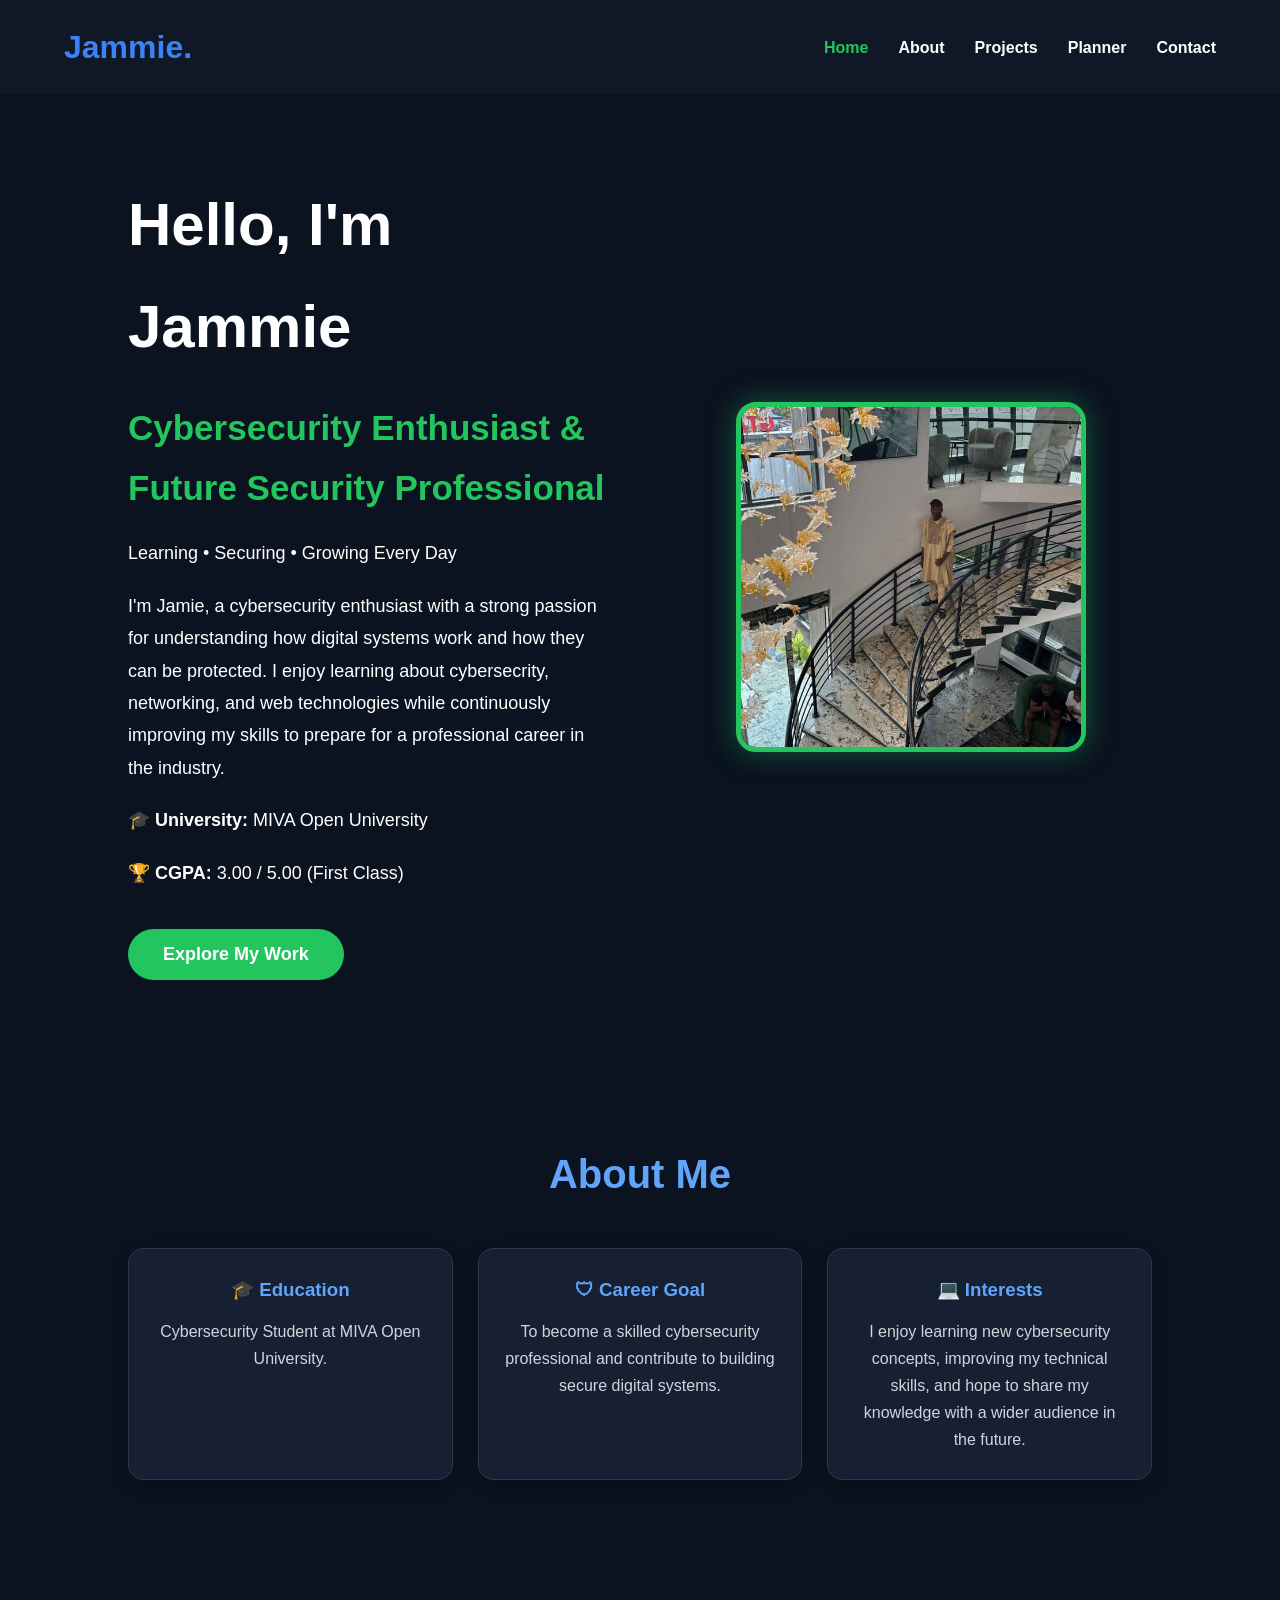
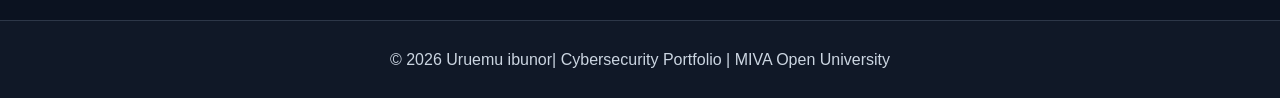
<file: index.html>
<!DOCTYPE html>
<html lang="en">
<head>
    <meta charset="UTF-8">
    <meta name="viewport" content="width=device-width, initial-scale=1.0">
    <title>Jammie. | Student Portfolio</title>
    <link rel="stylesheet" href="css/style.css">
</head>

<body>

<header>
    <nav>
    <h2 class="logo">Jammie.</h2>

    <ul>
        <li><a href="index.html" class="active">Home</a></li>
        <li><a href="about.html">About</a></li>
        <li><a href="projects.html">Projects</a></li>
        <li><a href="planner.html">Planner</a></li>
        <li><a href="contact.html">Contact</a></li>
    </ul>
</nav>
</header>

<section class="hero">

    <div class="hero-text">

        <h1>Hello, I'm Jammie</h1>

<h2>Cybersecurity Enthusiast & Future Security Professional</h2>

<p class="tagline">
    Learning • Securing • Growing Every Day
</p>

<p>
    I'm Jamie, a cybersecurity enthusiast with a strong passion for understanding how 
    digital systems work and how they can be protected. I enjoy learning about cybersecrity,
    networking, and web technologies while continuously improving my skills to prepare for a
    professional career in the industry.


</p>

<div class="hero-stats">
    <p><strong>🎓 University:</strong> MIVA Open University</p>
    <p><strong>🏆 CGPA:</strong> 3.00 / 5.00 (First Class)</p>
</div>

<button>Explore My Work</button>

    </div>
    <div class="hero-image">
    <img src="images/profile.jpg" alt="Jammie's Profile Picture">
</div>

</section>

<section id="about" class="about">

    <h2>About Me</h2>

       <div class="about-content">

    <div class="about-card">
        <h3>🎓 Education</h3>
        <p>Cybersecurity Student at MIVA Open University.</p>
    </div>

    <div class="about-card">
        <h3>🛡 Career Goal</h3>
        <p>To become a skilled
            cybersecurity professional and contribute to building secure digital systems.</p>
    </div>

    <div class="about-card">
        <h3>💻 Interests</h3>
        <p>I enjoy learning new cybersecurity concepts,
            improving my technical skills, and hope to share my knowledge with a wider audience in 
            the future.</p>
    </div>

</div>
    </p>

</section>

<footer>
    <p>© 2026 Uruemu ibunor| Cybersecurity Portfolio | MIVA Open University</p>
</footer>

</body>

</html>
</file>
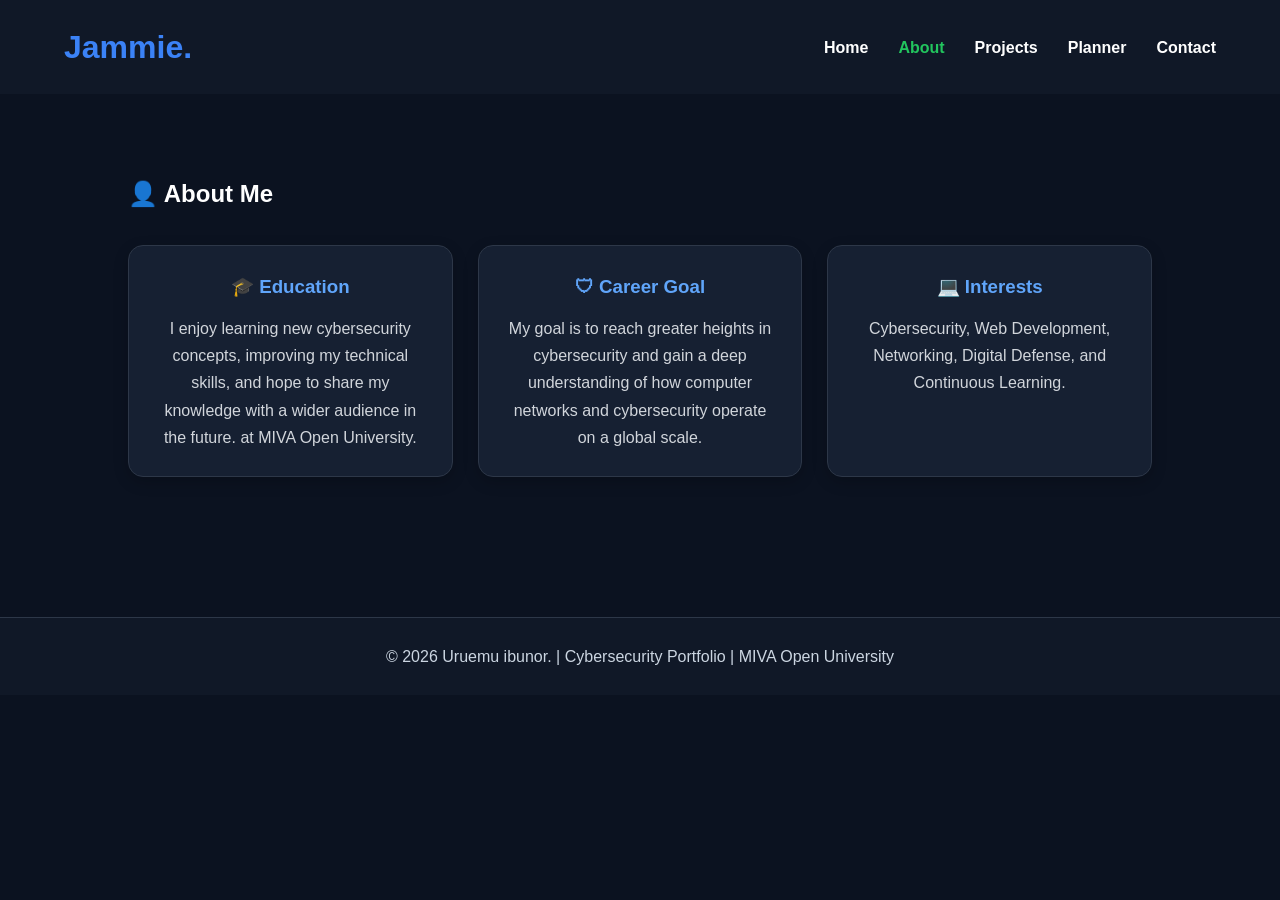
<file: about.html>
<!DOCTYPE html>
<html lang="en">
<head>
    <meta charset="UTF-8">
    <meta name="viewport" content="width=device-width, initial-scale=1.0">
    <title>Jammie. | Student Portfolio</title>
    <link rel="stylesheet" href="css/style.css">
</head>

<body>

<header>
    <nav>
    <h2 class="logo">Jammie.</h2>

    <ul>
        <li><a href="index.html">Home</a></li>
        <li><a href="about.html"class="active">About</a></li>
        <li><a href="projects.html">Projects</a></li>
        <li><a href="planner.html">Planner</a></li>
        <li><a href="contact.html">Contact</a></li>
    </ul>
</nav>
</header>
<section class="about">

    <h1>👤 About Me</h1>
<div class="about-content">

    <div class="about-card">
        <h3>🎓 Education</h3>
        <p>I enjoy learning new cybersecurity concepts, improving my technical skills, and 
            hope to share my knowledge with a wider audience in the future. 
            at MIVA Open University.</p>
    </div>

    <div class="about-card">
        <h3>🛡 Career Goal</h3>
        <p>My goal is to reach greater heights in 
            cybersecurity and gain a deep understanding of how computer networks and 
            cybersecurity operate on a global scale.</p>
    </div>

    <div class="about-card">
        <h3>💻 Interests</h3>
        <p>Cybersecurity, Web Development, Networking, Digital Defense, and 
            Continuous Learning.</p>
    
    </div>

</div>
</section>

<footer>
    <p>© 2026 Uruemu ibunor. | Cybersecurity Portfolio | MIVA Open University</p>
</footer>
</body>

</html>
</file>
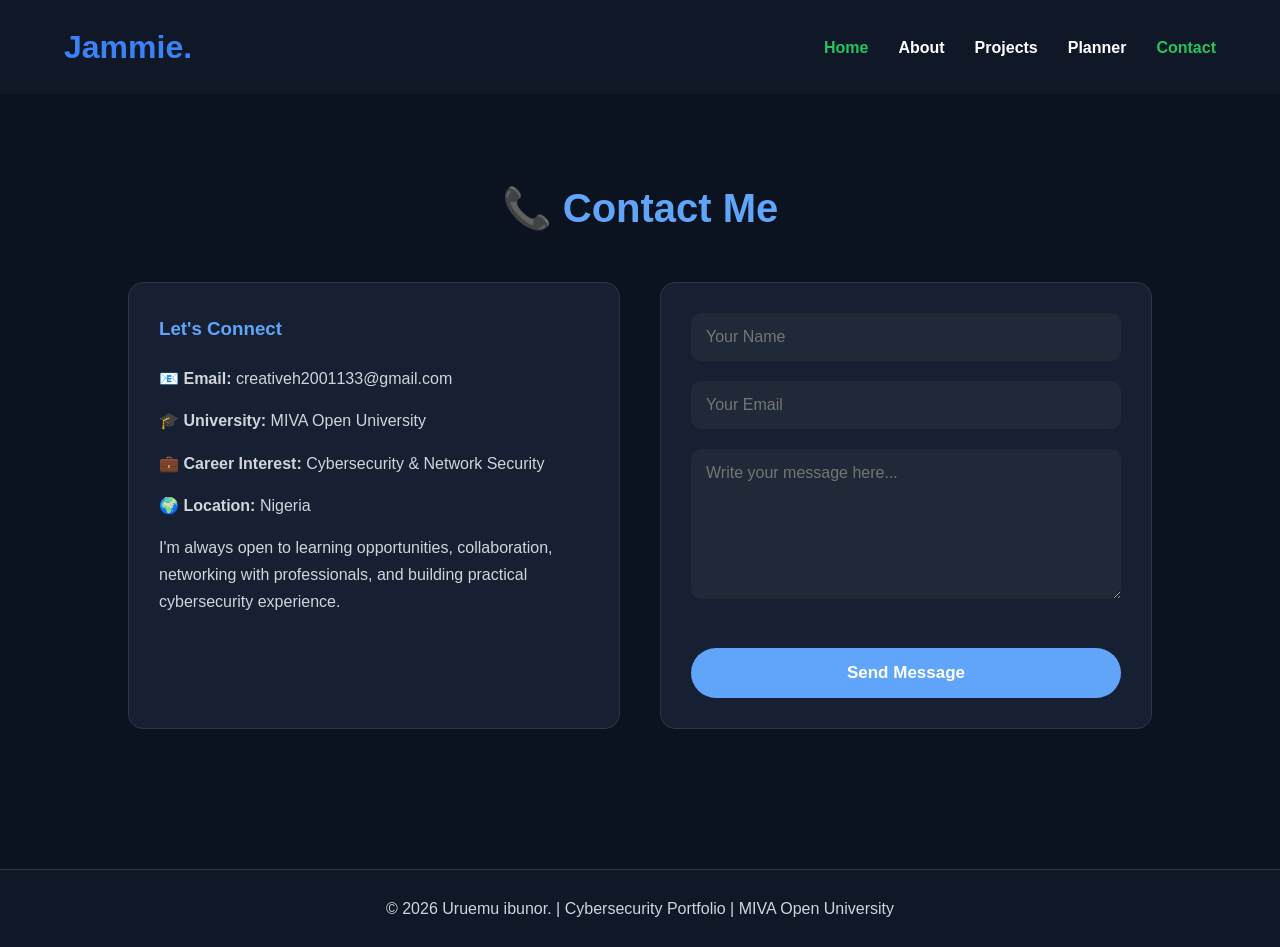
<file: contact.html>
<!DOCTYPE html>
<html lang="en">
<head>
    <meta charset="UTF-8">
    <meta name="viewport" content="width=device-width, initial-scale=1.0">
    <title>Jammie. | Student Portfolio</title>
    <link rel="stylesheet" href="css/style.css">
</head>

<body>

<header>
    <nav>
    <h2 class="logo">Jammie.</h2>

    <ul>
        <li><a href="index.html" class="active">Home</a></li>
        <li><a href="about.html">About</a></li>
        <li><a href="projects.html">Projects</a></li>
        <li><a href="planner.html">Planner</a></li>
        <li><a href="contact.html"class="active">Contact</a></li>
    </ul>
</nav>
</header>

<section class="contact">

    <h2>📞 Contact Me</h2>

    <div class="contact-container">

        <div class="contact-info">

            <h3>Let's Connect</h3>

            <p>📧 <strong>Email:</strong> creativeh2001133@gmail.com</p>

            <p>🎓 <strong>University:</strong> MIVA Open University</p>

            <p>💼 <strong>Career Interest:</strong> Cybersecurity & Network Security</p>

            <p>🌍 <strong>Location:</strong> Nigeria</p>

            <p>
                I'm always open to learning opportunities, collaboration,
                networking with professionals, and building practical
                cybersecurity experience.
            </p>

        </div>

        <form>

            <input type="text" placeholder="Your Name">

            <input type="email" placeholder="Your Email">

            <textarea placeholder="Write your message here..."></textarea>

            <button type="submit">Send Message</button>

        </form>

    </div>

</section>

<footer>
    <p>© 2026 Uruemu ibunor. | Cybersecurity Portfolio | MIVA Open University</p>
</footer>
</body>

</html>
</file>
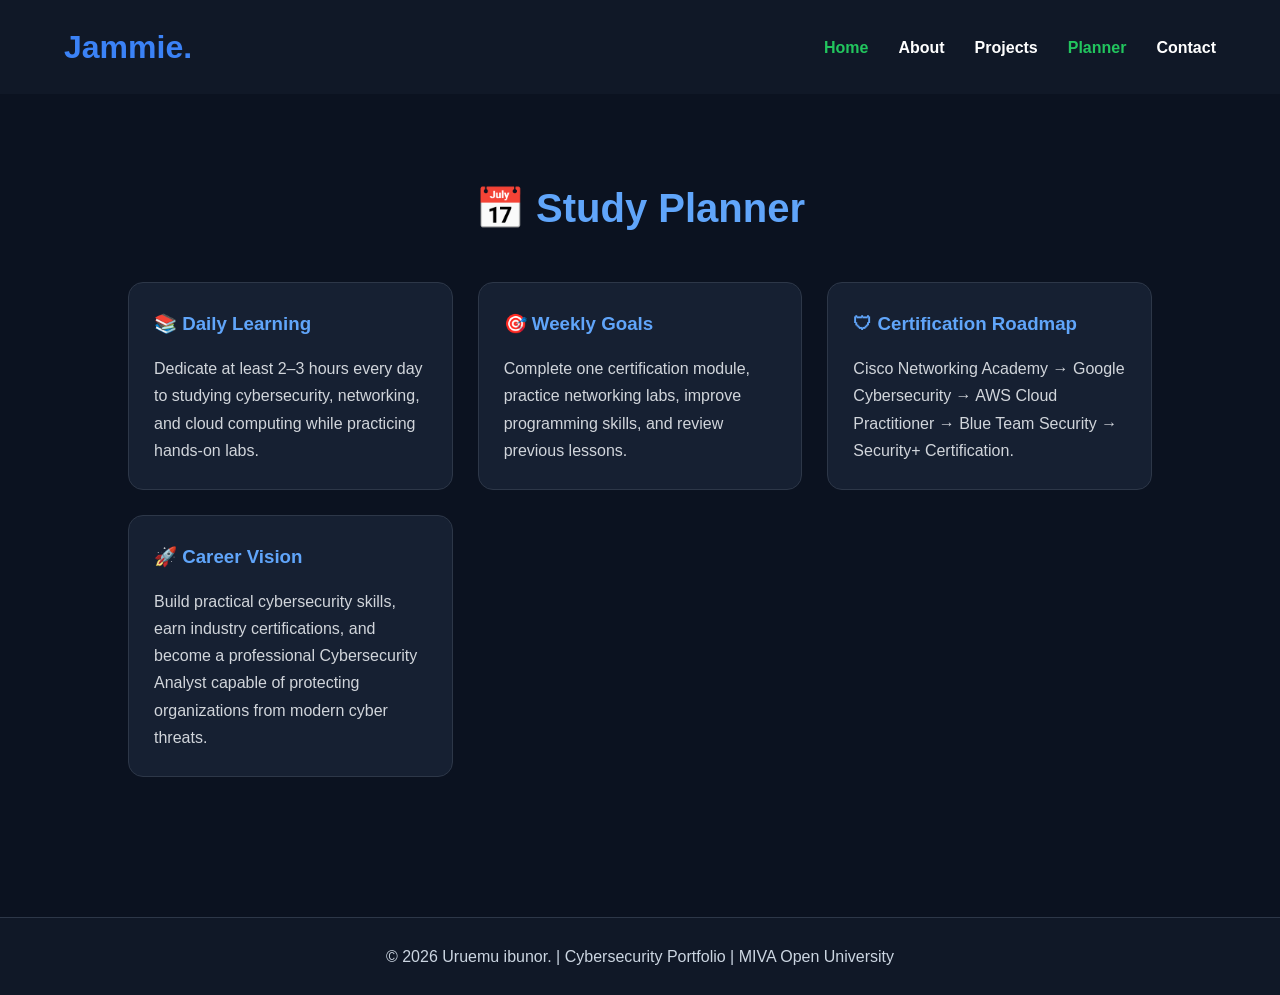
<file: planner.html>
<!DOCTYPE html>
<html lang="en">
<head>
    <meta charset="UTF-8">
    <meta name="viewport" content="width=device-width, initial-scale=1.0">
    <title>Jammie. | Student Portfolio</title>
    <link rel="stylesheet" href="css/style.css">
</head>

<body>

<header>
    <nav>
    <h2 class="logo">Jammie.</h2>

    <ul>
        <li><a href="index.html" class="active">Home</a></li>
        <li><a href="about.html">About</a></li>
        <li><a href="projects.html">Projects</a></li>
        <li><a href="planner.html"class="active">Planner</a></li>
        <li><a href="contact.html">Contact</a></li>
    </ul>
</nav>
</header>

<section class="planner">

    <h2>📅 Study Planner</h2>

    <div class="planner-content">

        <div class="plan-card">
            <h3>📚 Daily Learning</h3>
            <p>
                Dedicate at least 2–3 hours every day to studying cybersecurity,
                networking, and cloud computing while practicing hands-on labs.
            </p>
        </div>

        <div class="plan-card">
            <h3>🎯 Weekly Goals</h3>
            <p>
                Complete one certification module, practice networking labs,
                improve programming skills, and review previous lessons.
            </p>
        </div>

        <div class="plan-card">
            <h3>🛡 Certification Roadmap</h3>
            <p>
                Cisco Networking Academy → Google Cybersecurity →
                AWS Cloud Practitioner → Blue Team Security →
                Security+ Certification.
            </p>
        </div>

        <div class="plan-card">
            <h3>🚀 Career Vision</h3>
            <p>
                Build practical cybersecurity skills, earn industry certifications,
                and become a professional Cybersecurity Analyst capable of protecting
                organizations from modern cyber threats.
            </p>
        </div>

    </div>

</section>

<footer>
    <p>© 2026 Uruemu ibunor. | Cybersecurity Portfolio | MIVA Open University</p>
</footer>
</body>

</html>
</file>
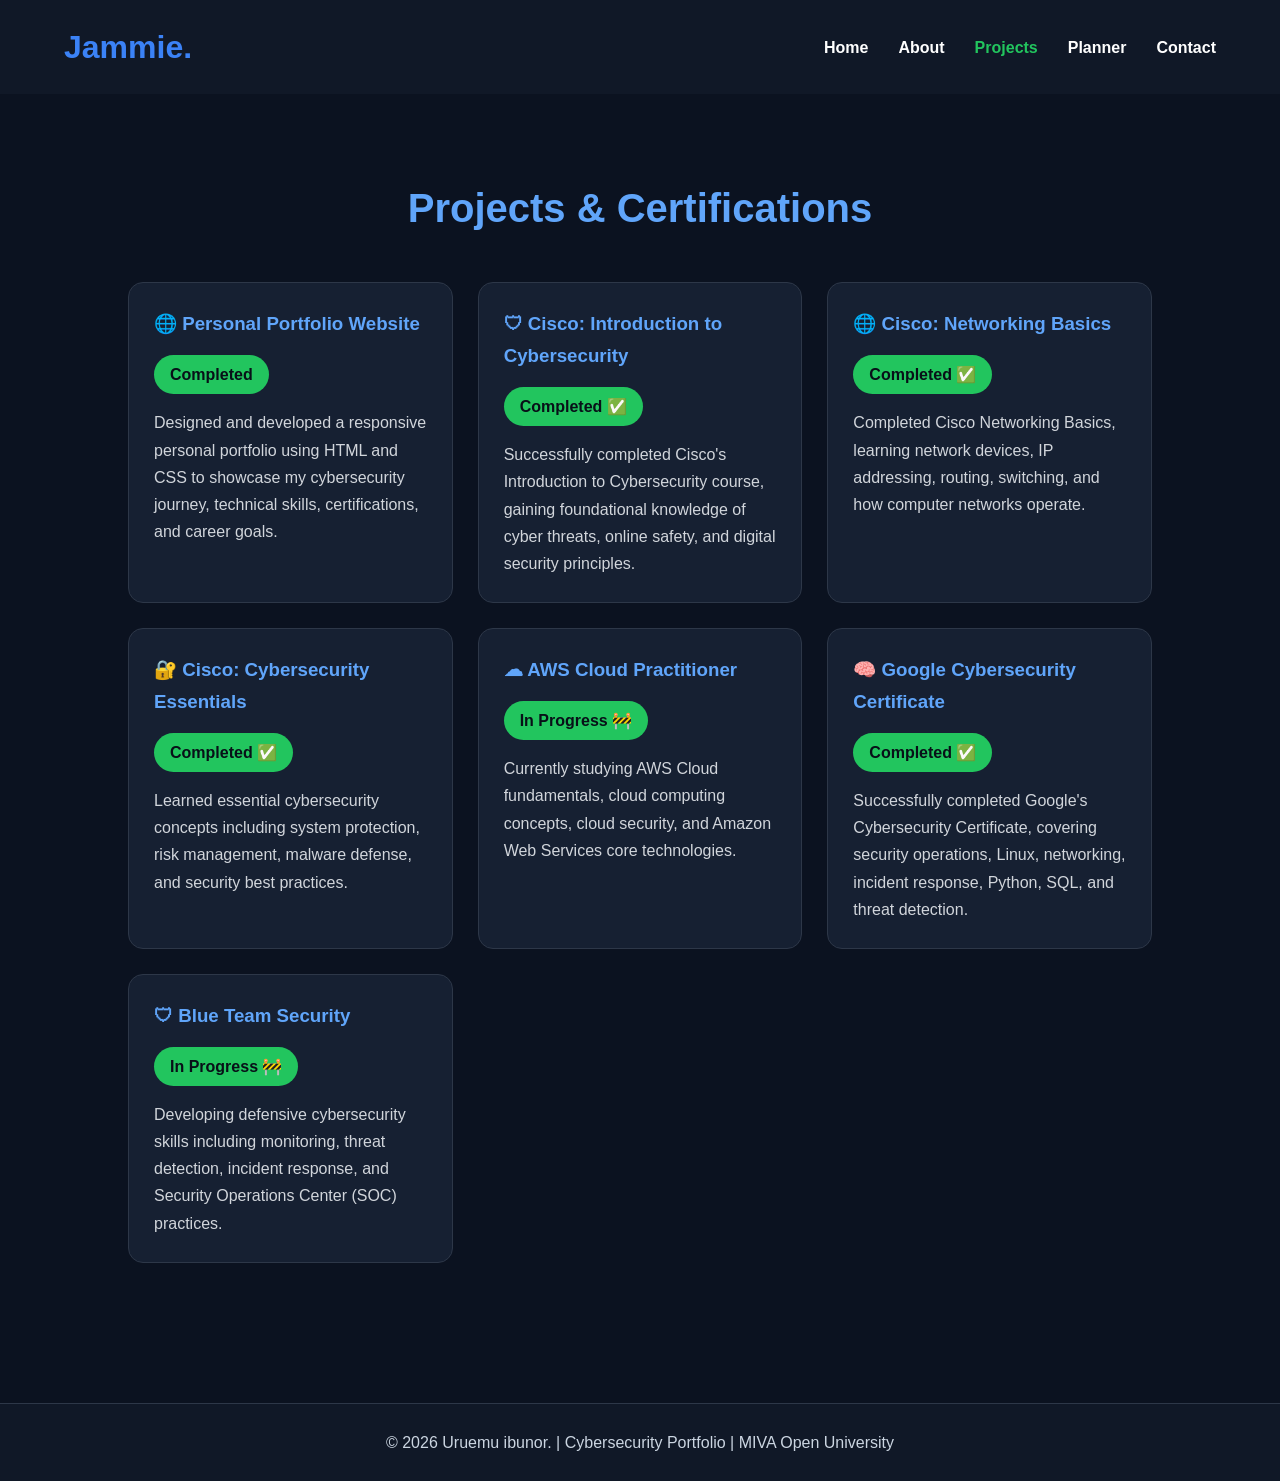
<file: projects.html>
<!DOCTYPE html>
<html lang="en">
<head>
    <meta charset="UTF-8">
    <meta name="viewport" content="width=device-width, initial-scale=1.0">
    <title>Jammie. | Student Portfolio</title>
    <link rel="stylesheet" href="css/style.css">
</head>

<body>

<header>
    <nav>
    <h2 class="logo">Jammie.</h2>

    <ul>
        <li><a href="index.html">Home</a></li>
        <li><a href="about.html">About</a></li>
        <li><a href="projects.html"class="active">Projects</a></li>
        <li><a href="planner.html">Planner</a></li>
        <li><a href="contact.html">Contact</a></li>
    </ul>
</nav>
</header>

<section class="projects">

    <h2>Projects & Certifications</h2>

    <div class="projects-content">

        <div class="project-card">
            <h3>🌐 Personal Portfolio Website</h3>
            <span class="status">Completed</span>
            <p>
                Designed and developed a responsive personal portfolio using HTML and CSS
                to showcase my cybersecurity journey, technical skills, certifications,
                and career goals.
            </p>
        </div>

        <div class="project-card">
            <h3>🛡 Cisco: Introduction to Cybersecurity</h3>
            <span class="status">Completed ✅</span>
            <p>
                Successfully completed Cisco's Introduction to Cybersecurity course,
                gaining foundational knowledge of cyber threats, online safety,
                and digital security principles.
            </p>
        </div>

        <div class="project-card">
            <h3>🌐 Cisco: Networking Basics</h3>
            <span class="status">Completed ✅</span>
            <p>
                Completed Cisco Networking Basics, learning network devices,
                IP addressing, routing, switching, and how computer networks operate.
            </p>
        </div>

        <div class="project-card">
            <h3>🔐 Cisco: Cybersecurity Essentials</h3>
            <span class="status">Completed ✅</span>
            <p>
                Learned essential cybersecurity concepts including system protection,
                risk management, malware defense, and security best practices.
            </p>
        </div>

        <div class="project-card">
            <h3>☁ AWS Cloud Practitioner</h3>
            <span class="status">In Progress 🚧</span>
            <p>
                Currently studying AWS Cloud fundamentals, cloud computing concepts,
                cloud security, and Amazon Web Services core technologies.
            </p>
        </div>

        <div class="project-card">
            <h3>🧠 Google Cybersecurity Certificate</h3>
            <span class="status">Completed ✅</span>
            <p>
                Successfully completed Google's Cybersecurity Certificate,
                covering security operations, Linux, networking, incident response,
                Python, SQL, and threat detection.
            </p>
        </div>

        <div class="project-card">
            <h3>🛡 Blue Team Security</h3>
            <span class="status">In Progress 🚧</span>
            <p>
                Developing defensive cybersecurity skills including monitoring,
                threat detection, incident response, and Security Operations Center (SOC) practices.
            </p>
        </div>

    </div>

</section>

<footer>
    <p>© 2026 Uruemu ibunor. | Cybersecurity Portfolio | MIVA Open University</p>
</footer>
</body>

</html>
</file>
<file: css/style.css>
*{
    margin:0;
    padding:0;
    box-sizing:border-box;
    font-family:Arial, Helvetica, sans-serif;
}

body{
    background:#0b1220;
    color:#ffffff;
    line-height:1.7;
}

/* ==========================
   HEADER
========================== */

header{
    width:100%;
    position:sticky;
    top:0;
    background:#101827;
    z-index:1000;
}

nav{
    width:90%;
    margin:auto;
    display:flex;
    justify-content:space-between;
    align-items:center;
    padding:20px 0;
}

.logo{
    color:#3b82f6;
    font-size:32px;
    font-weight:bold;
}

nav ul{
    display:flex;
    list-style:none;
    gap:30px;
}

nav ul li a{
    color:white;
    text-decoration:none;
    font-weight:600;
    transition:.3s;
}

nav ul li a:hover,
nav ul li a.active{
    color:#22c55e;
}

.hero{
    display:flex;
    justify-content:space-between;
    align-items:center;
    padding:80px 10%;
    gap:60px;
    min-height:80vh;
}

.hero-text{
    flex:1;
}

.hero-text h1{
    font-size:60px;
    margin-bottom:20px;
}

.hero-text h2{
    font-size:35px;
    color:#22c55e;
    margin-bottom:20px;
}

.hero-text p{
    font-size:18px;
    line-height:1.8;
    margin-bottom:20px;
}

.hero-image{
    flex:1;
    display:flex;
    justify-content:center;
}

.hero-image img{
    width:350px;
    height:350px;
    object-fit:cover;
    border-radius:20px;
    border:5px solid #22c55e;
    box-shadow:0 0 30px rgba(34,197,94,.4);
}

.about-content{
    display:grid;
    grid-template-columns:repeat(auto-fit,minmax(250px,1fr));
    gap:20px;
    margin-top:30px;
}

.about-card{
    background:#1e293b;
    border-radius:15px;
    padding:20px;
    text-align:center;
    box-shadow:0 5px 15px rgba(0,0,0,.2);
    transition:.3s;
    min-height:180px;
}

.about-card:hover{
    transform:translateY(-8px);
    border:2px solid #22c55e;
}

button{
    padding:15px 35px;
    background:#22c55e;
    color:white;
    border:none;
    border-radius:30px;
    cursor:pointer;
    font-size:18px;
    font-weight:bold;
    margin-top:20px;
}

button:hover{
    background:#16a34a;
}

@media(max-width:768px){

.hero{
    flex-direction:column-reverse;
    text-align:center;
}

.hero-image img{
    width:250px;
    height:250px;
}

.hero-text h1{
    font-size:40px;
}

.hero-text h2{
    font-size:24px;
}

nav{
    flex-direction:column;
    gap:15px;
}

nav ul{
    flex-wrap:wrap;
    justify-content:center;
}
}

.about{
    padding:80px 10%;
}

.about h2{
    text-align:center;
    font-size:40px;
    color:#60a5fa;
    margin-bottom:40px;
}

.about-content{
    display:grid;
    grid-template-columns:repeat(auto-fit,minmax(250px,1fr));
    gap:25px;
}

.about-card{
    background:#162032;
    padding:25px;
    border-radius:15px;
    border:1px solid #2d3748;
    transition:.3s;
}

.about-card:hover{
    transform:translateY(-8px);
    border-color:#60a5fa;
    box-shadow:0 0 15px rgba(96,165,250,.3);
}

.about-card h3{
    color:#60a5fa;
    margin-bottom:12px;
}

.about-card p{
    color:#d1d5db;
    line-height:1.7;
}

/* ==========================
   PROJECTS
========================== */

.projects{
    padding:80px 10%;
}

.projects h2{
    text-align:center;
    font-size:40px;
    color:#60a5fa;
    margin-bottom:40px;
}

.projects-content{
    display:grid;
    grid-template-columns:repeat(auto-fit,minmax(280px,1fr));
    gap:25px;
}

.project-card{
    background:#162032;
    padding:25px;
    border-radius:15px;
    border:1px solid #2d3748;
    transition:.3s;
}

.project-card:hover{
    transform:translateY(-8px);
    border-color:#60a5fa;
    box-shadow:0 0 15px rgba(96,165,250,.3);
}

.project-card h3{
    color:#60a5fa;
    margin-bottom:15px;
}

.project-card p{
    color:#d1d5db;
    line-height:1.7;
}

.status{
    display:inline-block;
    padding:6px 16px;
    background:#22c55e;
    color:#081018;
    border-radius:20px;
    font-weight:bold;
    margin-bottom:15px;
}

.project-btn{
    display:inline-block;
    text-decoration:none;
    background:#60a5fa;
    color:white;
    padding:10px 20px;
    border-radius:30px;
    transition:.3s;
}

.project-btn:hover{
    background:#3b82f6;
}

/* ==========================
   PLANNER
========================== */

.planner{
    padding:80px 10%;
}

.planner h2{
    text-align:center;
    color:#60a5fa;
    font-size:40px;
    margin-bottom:40px;
}

.planner-content{
    display:grid;
    grid-template-columns:repeat(auto-fit,minmax(280px,1fr));
    gap:25px;
}

.plan-card{
    background:#162032;
    padding:25px;
    border-radius:15px;
    border:1px solid #2d3748;
    transition:.3s;
}

.plan-card:hover{
    transform:translateY(-8px);
    border-color:#60a5fa;
    box-shadow:0 0 15px rgba(96,165,250,.3);
}

.plan-card h3{
    color:#60a5fa;
    margin-bottom:15px;
}

.plan-card p{
    color:#d1d5db;
    line-height:1.7;
}

/* ==========================
   CONTACT
========================== */

.contact{
    padding:80px 10%;
}

.contact h2{
    text-align:center;
    font-size:40px;
    color:#60a5fa;
    margin-bottom:40px;
}

.contact-container{
    display:grid;
    grid-template-columns:1fr 1fr;
    gap:40px;
}

.contact-info{
    background:#162032;
    padding:30px;
    border-radius:15px;
    border:1px solid #2d3748;
}

.contact-info h3{
    color:#60a5fa;
    margin-bottom:20px;
}

.contact-info p{
    color:#d1d5db;
    margin-bottom:15px;
    line-height:1.7;
}

.contact form{
    background:#162032;
    padding:30px;
    border-radius:15px;
    border:1px solid #2d3748;
}

.contact input,
.contact textarea{
    width:100%;
    padding:15px;
    margin-bottom:20px;
    border:none;
    border-radius:10px;
    background:#1f2937;
    color:white;
    font-size:16px;
}

.contact textarea{
    min-height:150px;
    resize:vertical;
}

.contact button{
    width:100%;
    background:#60a5fa;
    color:white;
    border:none;
    padding:15px;
    border-radius:30px;
    font-size:17px;
    cursor:pointer;
    transition:.3s;
}

.contact button:hover{
    background:#3b82f6;
}

/* ==========================
   FOOTER
========================== */

footer{
    margin-top:60px;
    background:#101827;
    text-align:center;
    padding:25px;
    color:#cbd5e1;
    border-top:1px solid #2d3748;
}

/* ==========================
   MOBILE RESPONSIVE
========================== */

@media(max-width:768px){

nav{
    flex-direction:column;
    gap:20px;
}

nav ul{
    flex-direction:column;
    align-items:center;
}

.hero{
    flex-direction:column-reverse;
    text-align:center;
}

.hero-image img{
    width:250px;
    height:250px;
}

.hero-text h1{
    font-size:40px;
}

.hero-text h2{
    font-size:24px;
}

.about-content,
.projects-content,
.planner-content,
.contact-container{
    grid-template-columns:1fr;
}

body{
    overflow-x:hidden;
}

}
</file>
